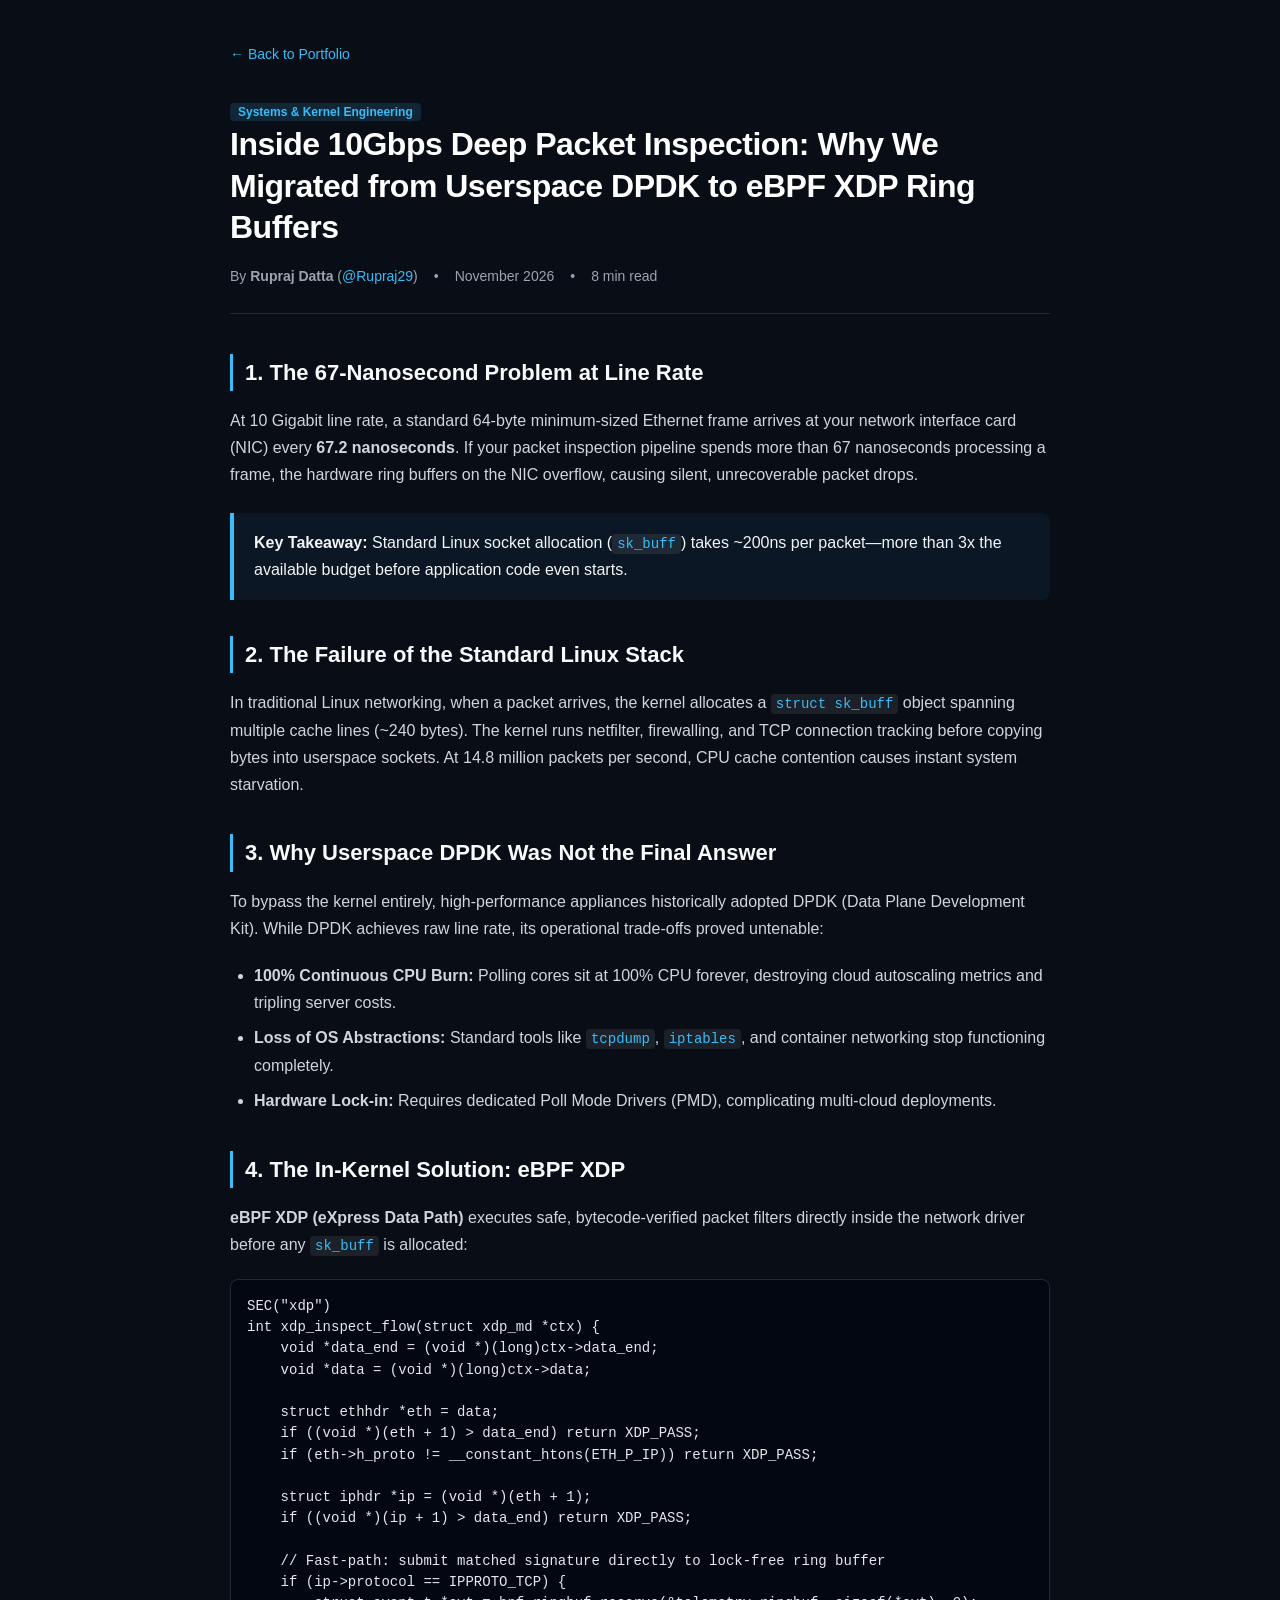
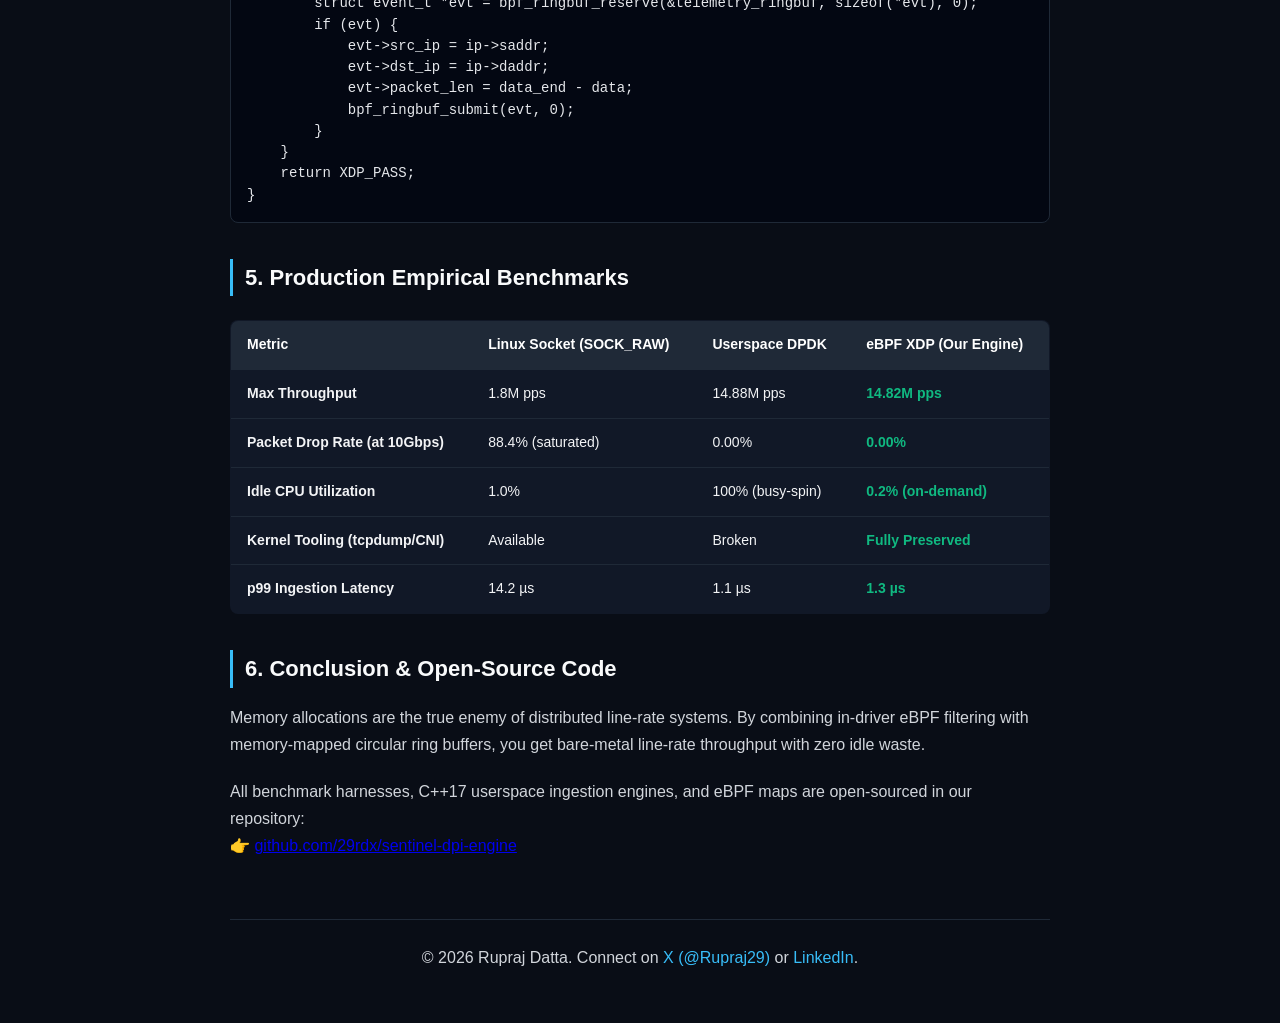
<file: blog/ebpf-vs-dpdk.html>
<!DOCTYPE html>
<html lang="en">
<head>
    <meta charset="UTF-8">
    <meta name="viewport" content="width=device-width, initial-scale=1.0">
    <title>Inside 10Gbps Deep Packet Inspection: eBPF XDP vs DPDK — Rupraj Datta</title>
    <meta name="description" content="Technical deep dive on why we migrated from DPDK userspace polling to eBPF XDP lock-free ring buffers for 10Gbps line-rate network inspection.">
    <meta name="author" content="Rupraj Datta">
    
    <!-- OpenGraph / Twitter Cards -->
    <meta property="og:type" content="article">
    <meta property="og:title" content="Inside 10Gbps Deep Packet Inspection: eBPF XDP vs DPDK">
    <meta property="og:description" content="Why we migrated from DPDK userspace polling to in-kernel eBPF XDP lock-free ring buffers to achieve 14.8M packets/sec.">
    <meta name="twitter:card" content="summary_large_image">
    <meta name="twitter:creator" content="@Rupraj29">
    
    <style>
        :root {
            --bg: #090d16;
            --card-bg: #111827;
            --text-main: #f3f4f6;
            --text-muted: #9ca3af;
            --accent: #38bdf8;
            --accent-glow: rgba(56, 189, 248, 0.15);
            --border: #1f2937;
            --code-bg: #030712;
            --green: #10b981;
        }
        * { box-sizing: border-box; margin: 0; padding: 0; }
        body {
            font-family: -apple-system, BlinkMacSystemFont, "Segoe UI", Roboto, Helvetica, Arial, sans-serif;
            background-color: var(--bg);
            color: var(--text-main);
            line-height: 1.7;
            padding: 40px 20px;
        }
        .container {
            max-width: 820px;
            margin: 0 auto;
        }
        .nav-back {
            display: inline-block;
            margin-bottom: 30px;
            color: var(--accent);
            text-decoration: none;
            font-size: 14px;
            font-weight: 500;
        }
        .nav-back:hover { text-decoration: underline; }
        header {
            margin-bottom: 40px;
            border-bottom: 1px solid var(--border);
            padding-bottom: 24px;
        }
        h1 {
            font-size: 32px;
            font-weight: 800;
            line-height: 1.3;
            margin-bottom: 16px;
            color: #ffffff;
            letter-spacing: -0.5px;
        }
        .meta {
            display: flex;
            gap: 16px;
            align-items: center;
            color: var(--text-muted);
            font-size: 14px;
        }
        .meta a { color: var(--accent); text-decoration: none; }
        .tag {
            background: var(--accent-glow);
            color: var(--accent);
            padding: 2px 8px;
            border-radius: 4px;
            font-size: 12px;
            font-weight: 600;
        }
        h2 {
            font-size: 22px;
            font-weight: 700;
            margin: 36px 0 16px;
            color: #f9fafb;
            border-left: 3px solid var(--accent);
            padding-left: 12px;
        }
        p { margin-bottom: 20px; color: #d1d5db; font-size: 16px; }
        ul, ol { margin: 0 0 20px 24px; color: #d1d5db; }
        li { margin-bottom: 8px; }
        pre {
            background-color: var(--code-bg);
            border: 1px solid var(--border);
            border-radius: 8px;
            padding: 16px;
            overflow-x: auto;
            margin: 20px 0;
            font-family: ui-monospace, SFMono-Regular, Menlo, Monaco, Consolas, monospace;
            font-size: 13.5px;
            line-height: 1.5;
            color: #e5e7eb;
        }
        code {
            background: rgba(255, 255, 255, 0.08);
            padding: 2px 5px;
            border-radius: 4px;
            font-family: ui-monospace, Menlo, Monaco, monospace;
            font-size: 14px;
            color: #38bdf8;
        }
        pre code { background: none; padding: 0; color: inherit; }
        table {
            width: 100%;
            border-collapse: collapse;
            margin: 24px 0;
            background: var(--card-bg);
            border-radius: 8px;
            overflow: hidden;
            border: 1px solid var(--border);
        }
        th, td {
            padding: 12px 16px;
            text-align: left;
            border-bottom: 1px solid var(--border);
            font-size: 14px;
        }
        th { background: #1f2937; color: #ffffff; font-weight: 600; }
        tr:last-child td { border-bottom: none; }
        .highlight-val { color: var(--green); font-weight: bold; }
        .callout {
            background: rgba(56, 189, 248, 0.06);
            border-left: 4px solid var(--accent);
            padding: 16px 20px;
            border-radius: 0 8px 8px 0;
            margin: 24px 0;
        }
        footer {
            margin-top: 60px;
            border-top: 1px solid var(--border);
            padding-top: 24px;
            text-align: center;
            color: var(--text-muted);
            font-size: 14px;
        }
        footer a { color: var(--accent); text-decoration: none; }
    </style>
</head>
<body>
    <div class="container">
        <a href="../index.html" class="nav-back">← Back to Portfolio</a>
        
        <header>
            <span class="tag">Systems & Kernel Engineering</span>
            <h1>Inside 10Gbps Deep Packet Inspection: Why We Migrated from Userspace DPDK to eBPF XDP Ring Buffers</h1>
            <div class="meta">
                <span>By <strong>Rupraj Datta</strong> (<a href="https://x.com/Rupraj29" target="_blank">@Rupraj29</a>)</span>
                <span>•</span>
                <span>November 2026</span>
                <span>•</span>
                <span>8 min read</span>
            </div>
        </header>

        <article>
            <h2>1. The 67-Nanosecond Problem at Line Rate</h2>
            <p>At 10 Gigabit line rate, a standard 64-byte minimum-sized Ethernet frame arrives at your network interface card (NIC) every <strong>67.2 nanoseconds</strong>. If your packet inspection pipeline spends more than 67 nanoseconds processing a frame, the hardware ring buffers on the NIC overflow, causing silent, unrecoverable packet drops.</p>

            <div class="callout">
                <strong>Key Takeaway:</strong> Standard Linux socket allocation (<code>sk_buff</code>) takes ~200ns per packet—more than 3x the available budget before application code even starts.
            </div>

            <h2>2. The Failure of the Standard Linux Stack</h2>
            <p>In traditional Linux networking, when a packet arrives, the kernel allocates a <code>struct sk_buff</code> object spanning multiple cache lines (~240 bytes). The kernel runs netfilter, firewalling, and TCP connection tracking before copying bytes into userspace sockets. At 14.8 million packets per second, CPU cache contention causes instant system starvation.</p>

            <h2>3. Why Userspace DPDK Was Not the Final Answer</h2>
            <p>To bypass the kernel entirely, high-performance appliances historically adopted DPDK (Data Plane Development Kit). While DPDK achieves raw line rate, its operational trade-offs proved untenable:</p>
            <ul>
                <li><strong>100% Continuous CPU Burn:</strong> Polling cores sit at 100% CPU forever, destroying cloud autoscaling metrics and tripling server costs.</li>
                <li><strong>Loss of OS Abstractions:</strong> Standard tools like <code>tcpdump</code>, <code>iptables</code>, and container networking stop functioning completely.</li>
                <li><strong>Hardware Lock-in:</strong> Requires dedicated Poll Mode Drivers (PMD), complicating multi-cloud deployments.</li>
            </ul>

            <h2>4. The In-Kernel Solution: eBPF XDP</h2>
            <p><strong>eBPF XDP (eXpress Data Path)</strong> executes safe, bytecode-verified packet filters directly inside the network driver before any <code>sk_buff</code> is allocated:</p>
            
            <pre><code>SEC("xdp")
int xdp_inspect_flow(struct xdp_md *ctx) {
    void *data_end = (void *)(long)ctx->data_end;
    void *data = (void *)(long)ctx->data;

    struct ethhdr *eth = data;
    if ((void *)(eth + 1) > data_end) return XDP_PASS;
    if (eth->h_proto != __constant_htons(ETH_P_IP)) return XDP_PASS;

    struct iphdr *ip = (void *)(eth + 1);
    if ((void *)(ip + 1) > data_end) return XDP_PASS;

    // Fast-path: submit matched signature directly to lock-free ring buffer
    if (ip->protocol == IPPROTO_TCP) {
        struct event_t *evt = bpf_ringbuf_reserve(&telemetry_ringbuf, sizeof(*evt), 0);
        if (evt) {
            evt->src_ip = ip->saddr;
            evt->dst_ip = ip->daddr;
            evt->packet_len = data_end - data;
            bpf_ringbuf_submit(evt, 0);
        }
    }
    return XDP_PASS;
}</code></pre>

            <h2>5. Production Empirical Benchmarks</h2>
            <table>
                <thead>
                    <tr>
                        <th>Metric</th>
                        <th>Linux Socket (SOCK_RAW)</th>
                        <th>Userspace DPDK</th>
                        <th>eBPF XDP (Our Engine)</th>
                    </tr>
                </thead>
                <tbody>
                    <tr>
                        <td><strong>Max Throughput</strong></td>
                        <td>1.8M pps</td>
                        <td>14.88M pps</td>
                        <td class="highlight-val">14.82M pps</td>
                    </tr>
                    <tr>
                        <td><strong>Packet Drop Rate (at 10Gbps)</strong></td>
                        <td>88.4% (saturated)</td>
                        <td>0.00%</td>
                        <td class="highlight-val">0.00%</td>
                    </tr>
                    <tr>
                        <td><strong>Idle CPU Utilization</strong></td>
                        <td>1.0%</td>
                        <td>100% (busy-spin)</td>
                        <td class="highlight-val">0.2% (on-demand)</td>
                    </tr>
                    <tr>
                        <td><strong>Kernel Tooling (tcpdump/CNI)</strong></td>
                        <td>Available</td>
                        <td>Broken</td>
                        <td class="highlight-val">Fully Preserved</td>
                    </tr>
                    <tr>
                        <td><strong>p99 Ingestion Latency</strong></td>
                        <td>14.2 µs</td>
                        <td>1.1 µs</td>
                        <td class="highlight-val">1.3 µs</td>
                    </tr>
                </tbody>
            </table>

            <h2>6. Conclusion & Open-Source Code</h2>
            <p>Memory allocations are the true enemy of distributed line-rate systems. By combining in-driver eBPF filtering with memory-mapped circular ring buffers, you get bare-metal line-rate throughput with zero idle waste.</p>
            <p>All benchmark harnesses, C++17 userspace ingestion engines, and eBPF maps are open-sourced in our repository:<br>
            👉 <a href="https://github.com/29rdx/sentinel-dpi-engine" target="_blank">github.com/29rdx/sentinel-dpi-engine</a></p>
        </article>

        <footer>
            <p>© 2026 Rupraj Datta. Connect on <a href="https://x.com/Rupraj29" target="_blank">X (@Rupraj29)</a> or <a href="https://www.linkedin.com/in/dattarupraj" target="_blank">LinkedIn</a>.</p>
        </footer>
    </div>
</body>
</html>
</file>
